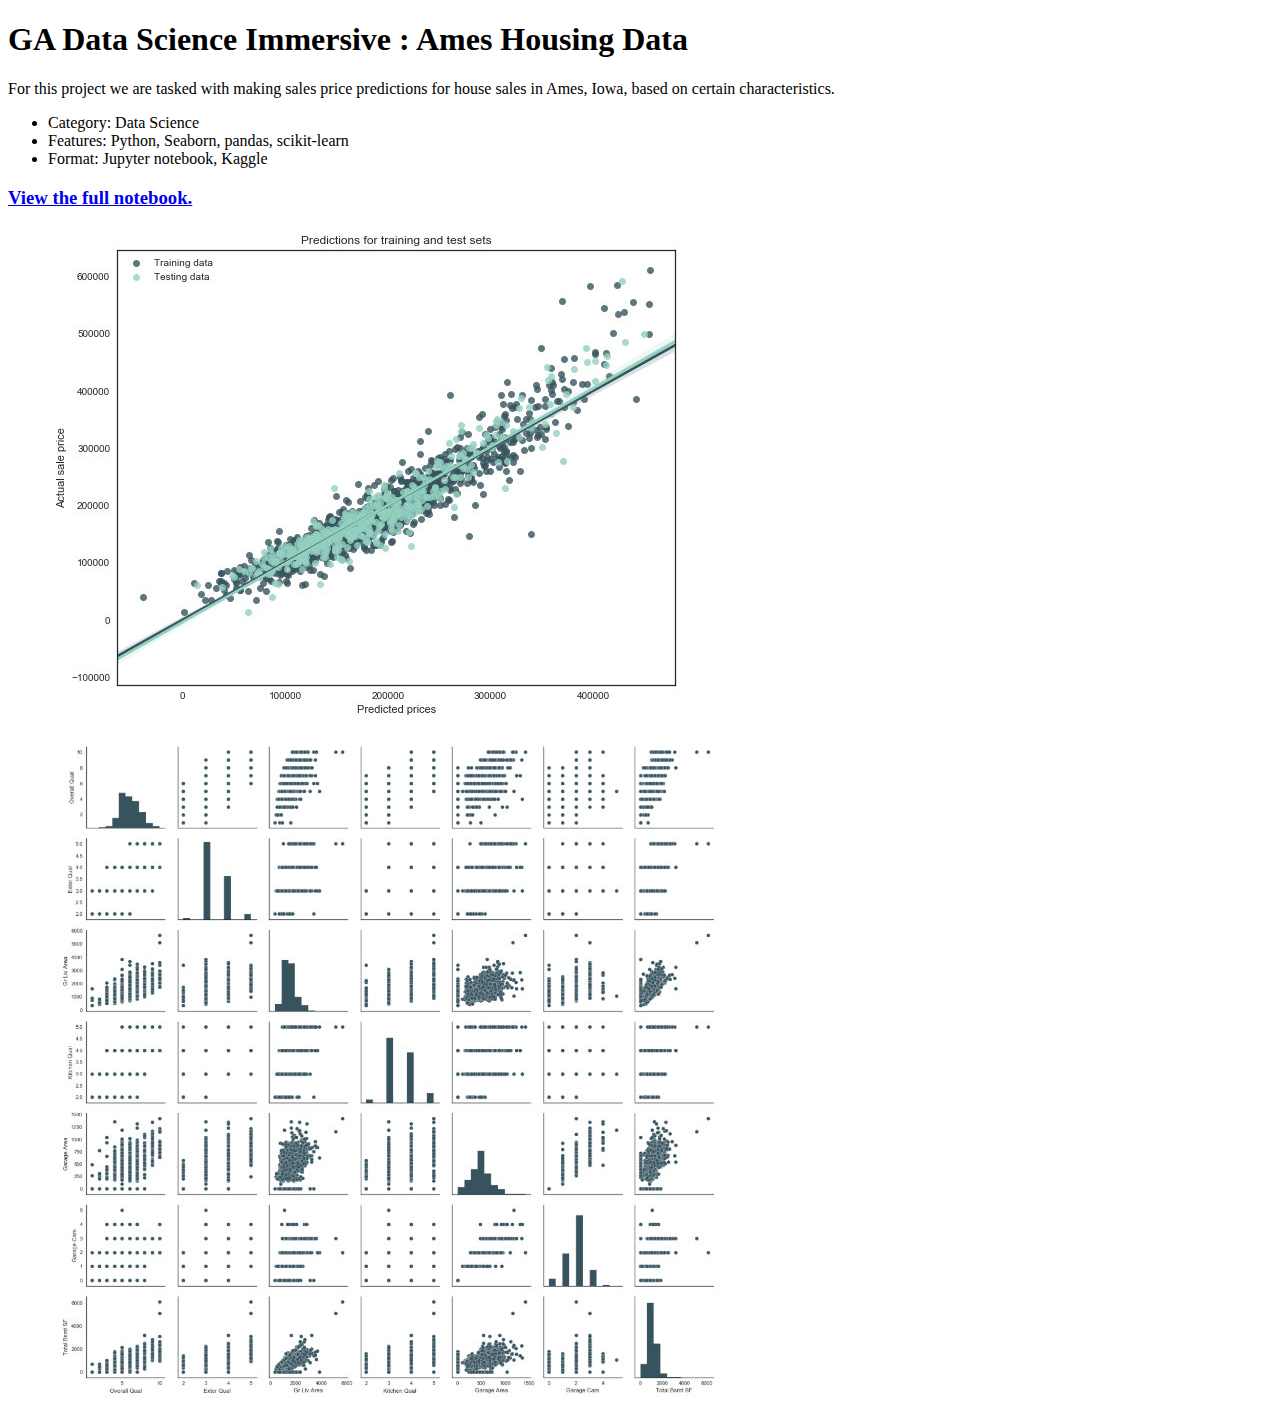
<file: ames-housing.html>
<!doctype html>
<html lang="en">
    <head>
        <meta charset="UTF-8">
        <title>Ames Housing Data</title>
    </head>
    <body>
        <div class="single-work">
            <div class="container">
                <div class="row text-center">
                    <div class="col-md-10 offset-md-1 mb-40">
                        <h1 class="title mb-30">GA Data Science Immersive : Ames Housing Data</h1>
                        <p class="mb-30">For this project we are tasked with making sales price predictions for house sales in Ames, Iowa,
                          based on certain characteristics.</p>
                        <ul class="information">
                            <li><span class="title">Category:</span> Data Science</li>
                            <li><span class="title">Features:</span> Python, Seaborn, pandas, scikit-learn</li>
                            <li><span class="title">Format:</span> Jupyter notebook, Kaggle</li>
                        </ul>

                        <h3><a href="ames-housing-jupyter.html"
                          onmouseover="this.style.color='orange';" onmouseout="this.style.color='';"
                          target="_blank" >View the full notebook.</h3>

                          <figure class="mt-30"><img src="img/single-work/ames-residuals.jpg" alt=""></figure>
                          <figure class="mt-30"><img src="img/single-work/ames-pairplot.jpg" alt=""></figure>

                    </div>
                </div>
            </div>
        </div>
    </body>
</html>
</file>
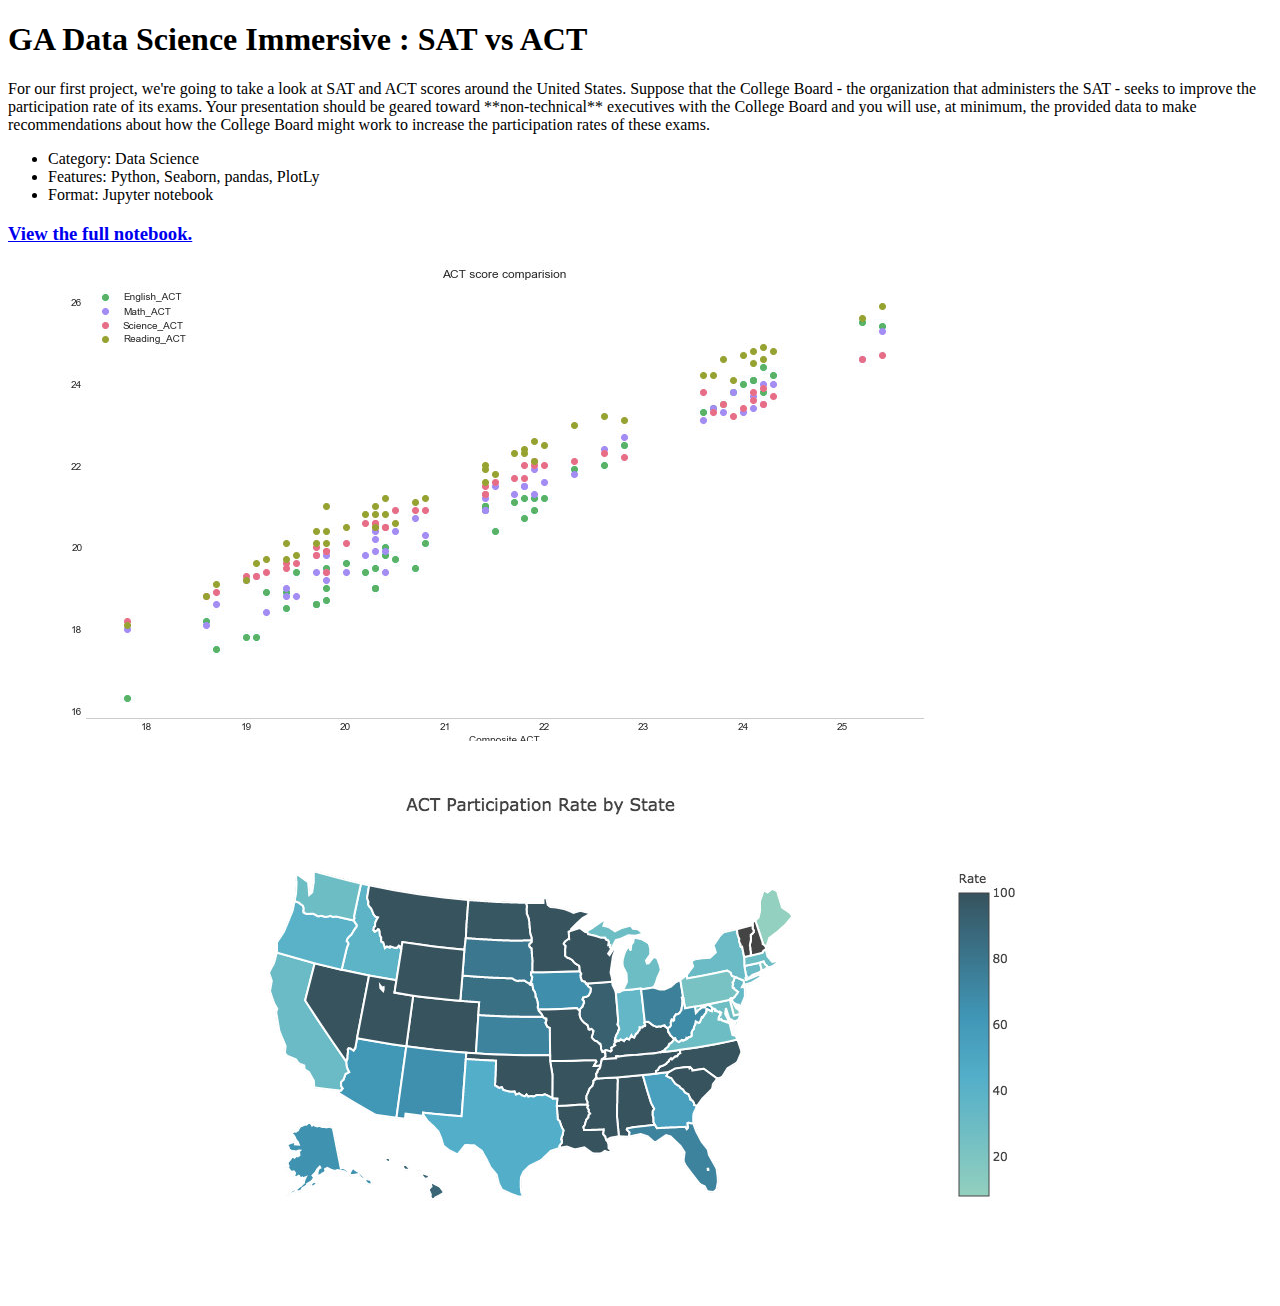
<file: college-exams.html>
<!doctype html>
<html lang="en">
    <head>
        <meta charset="UTF-8">
        <title>Participation rates for SAT versus ACT</title>
    </head>
    <body>
        <div class="single-work">
            <div class="container">
                <div class="row text-center">
                    <div class="col-md-10 offset-md-1 mb-40">
                        <h1 class="title mb-30">GA Data Science Immersive : SAT vs ACT</h1>
                        <p class="mb-30">For our first project, we're going to take a look at SAT and ACT scores around the United States. Suppose that the College Board - the organization that administers the SAT - seeks to improve the participation rate of its exams. Your presentation should be geared toward **non-technical** executives with the College Board and you will use, at minimum, the provided data to make recommendations about how the College Board might work to increase the participation rates of these exams.</p>
                        <ul class="information">
                            <li><span class="title">Category:</span> Data Science</li>
                            <li><span class="title">Features:</span> Python, Seaborn, pandas, PlotLy</li>
                            <li><span class="title">Format:</span> Jupyter notebook</li>
                        </ul>

                        <h3><a href="college-exams-jupyter.html"
                          onmouseover="this.style.color='orange';" onmouseout="this.style.color='';"
                          target="_blank" >View the full notebook.</h3>

                          <figure class="mt-30"><img src="img/single-work/college-exams-reg.jpg" alt=""></figure>
                          <figure class="mt-30"><img src="img/single-work/act_rate.jpg" alt=""></figure>

                    </div>
                </div>
            </div>
        </div>
    </body>
</html>
</file>
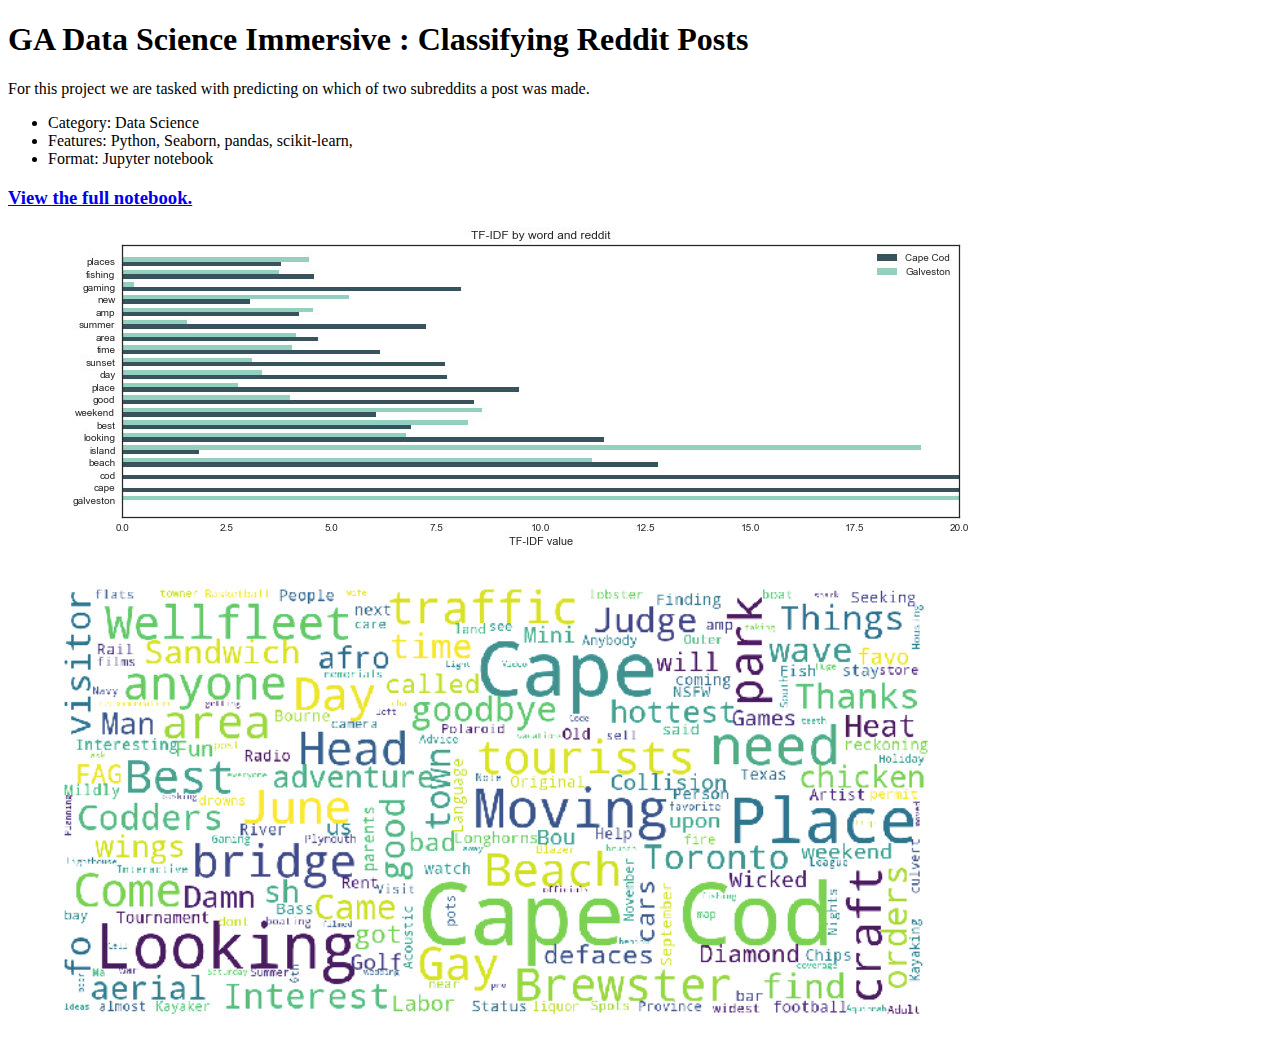
<file: reddit.html>
<!doctype html>
<html lang="en">
    <head>
        <meta charset="UTF-8">
        <title>Ames Housing Data</title>
    </head>
    <body>
        <div class="single-work">
            <div class="container">
                <div class="row text-center">
                    <div class="col-md-10 offset-md-1 mb-40">
                        <h1 class="title mb-30">GA Data Science Immersive : Classifying Reddit Posts</h1>
                        <p class="mb-30">For this project we are tasked with predicting on which of two
                          subreddits a post was made.
                        </p>
                        <ul class="information">
                            <li><span class="title">Category:</span> Data Science</li>
                            <li><span class="title">Features:</span> Python, Seaborn, pandas, scikit-learn, </li>
                            <li><span class="title">Format:</span> Jupyter notebook</li>
                        </ul>

                        <h3><a href="reddit-jupyter.html"
                          onmouseover="this.style.color='orange';" onmouseout="this.style.color='';"
                          target="_blank" >View the full notebook.</h3>

                          <figure class="mt-30"><img src="img/single-work/tfidf-compare.jpg" alt=""></figure>
                          <figure class="mt-30"><img src="img/single-work/cape_cod_cloud.jpg" alt=""></figure>

                    </div>
                </div>
            </div>
        </div>
    </body>
</html>
</file>
